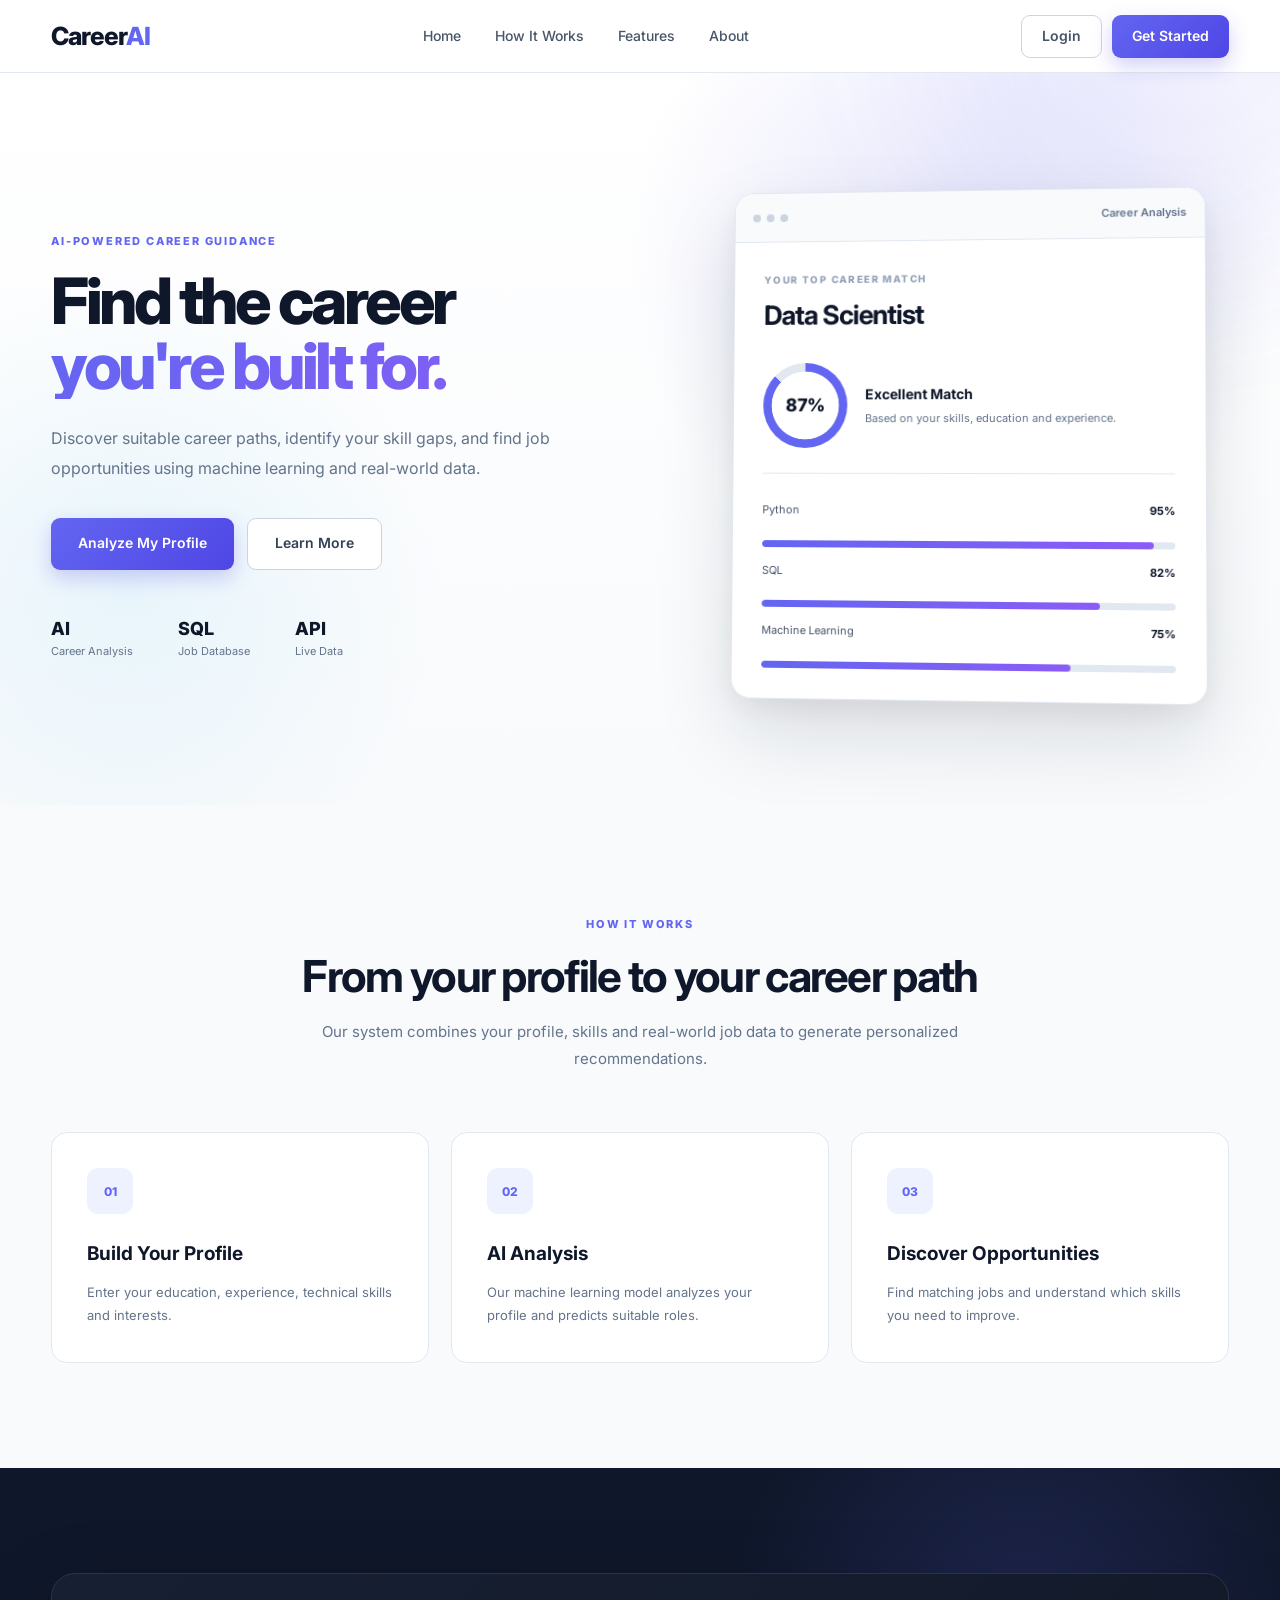
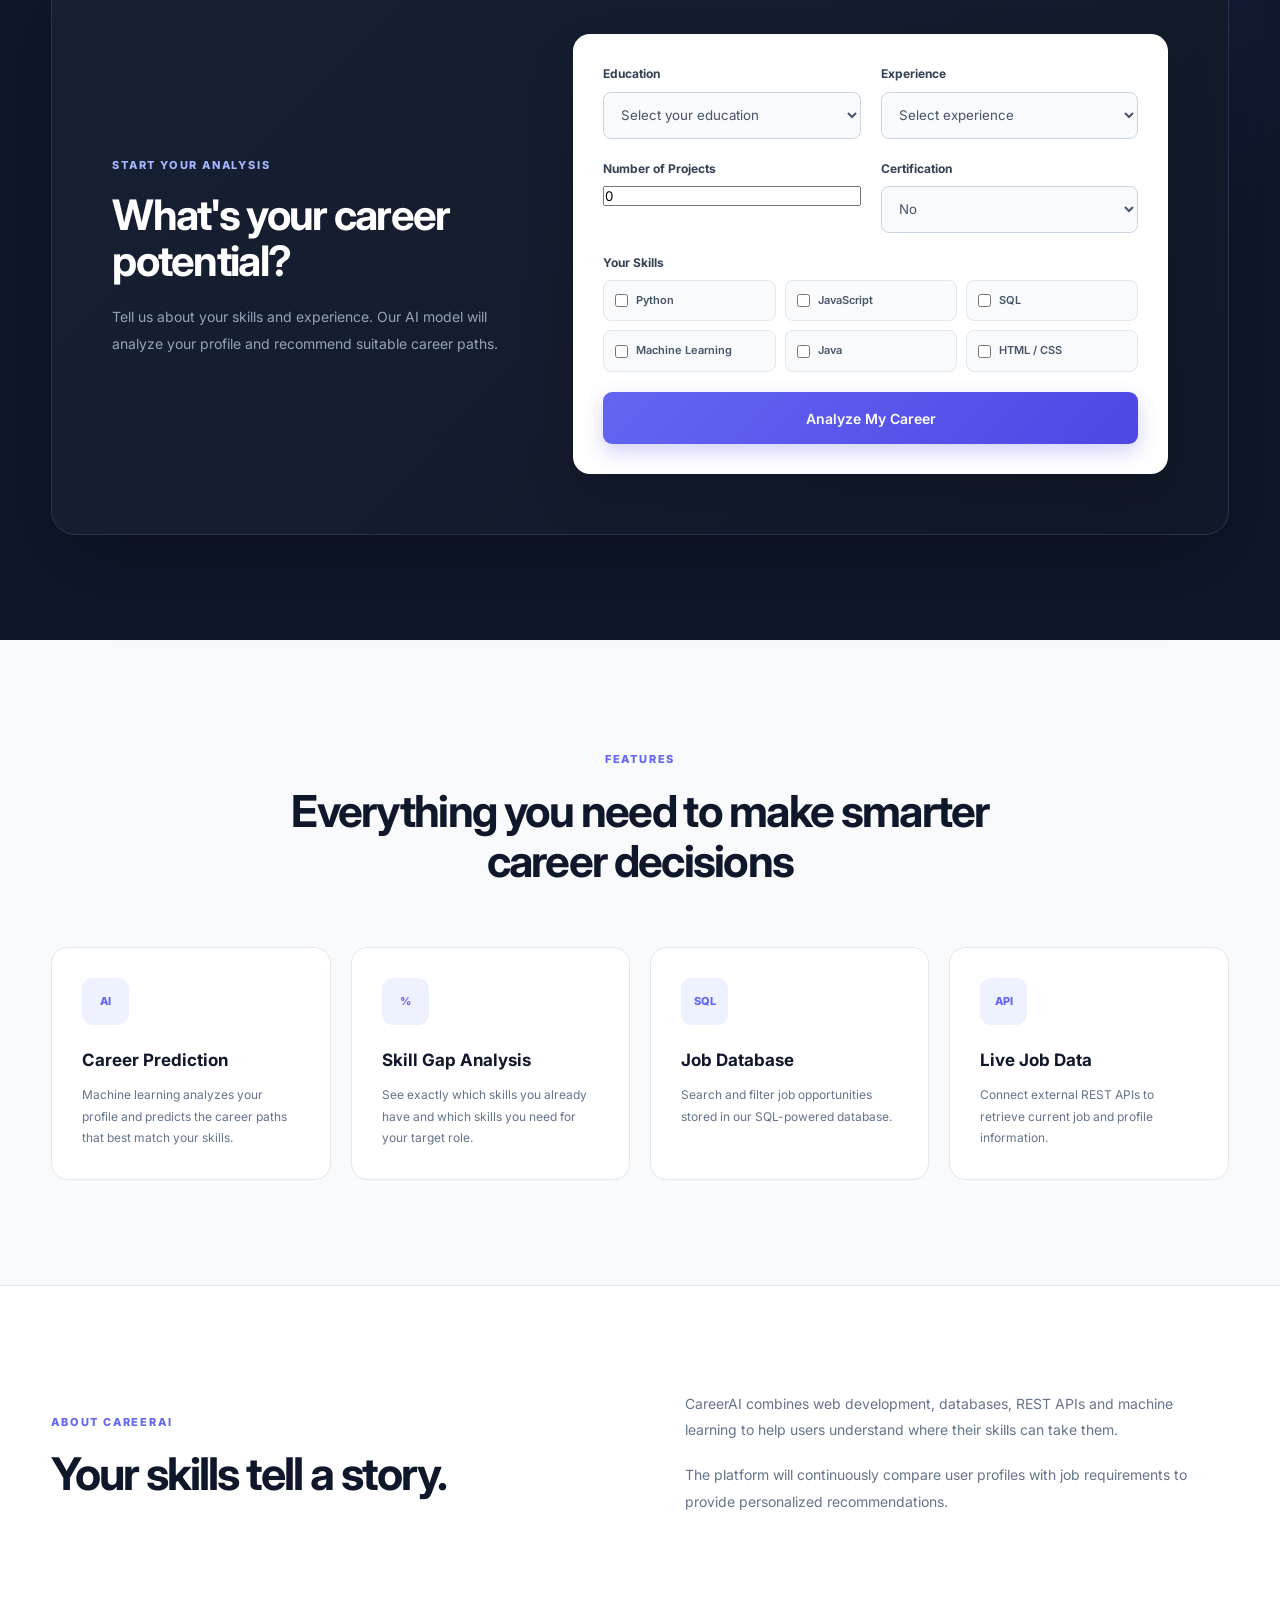
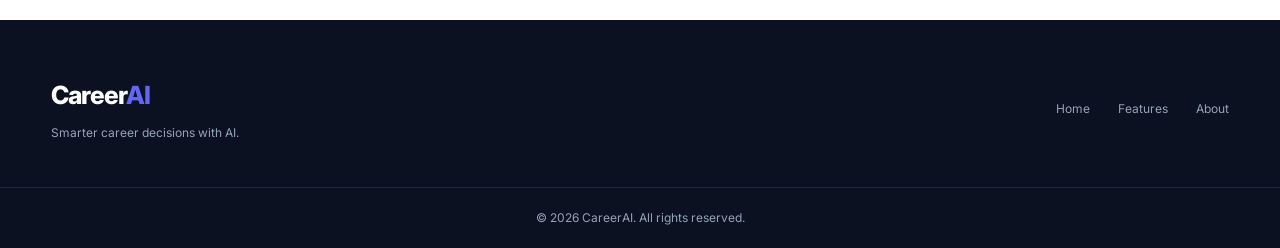
<file: index.html>
<!DOCTYPE html>
<html lang="en">
<head>
    <meta charset="UTF-8">

    <meta name="viewport" content="width=device-width, initial-scale=1.0">

    <meta
        name="description"
        content="AI-powered career and job recommendation platform"
    >

    <title>CareerAI - Smart Career Recommendation</title>

    <!-- Main CSS -->
    <link rel="stylesheet" href="style.css">

    <!-- Google Font -->
    <link rel="preconnect" href="https://fonts.googleapis.com">
    <link rel="preconnect" href="https://fonts.gstatic.com" crossorigin>

    <link
        href="https://fonts.googleapis.com/css2?family=Inter:wght@400;500;600;700;800&display=swap"
        rel="stylesheet"
    >
</head>

<body>

    <!-- =========================
         NAVIGATION BAR
    ========================== -->

    <header class="navbar">

        <div class="container nav-container">

            <a href="index.html" class="logo">
                Career<span>AI</span>
            </a>

            <nav class="nav-links">

                <a href="#home">Home</a>

                <a href="#how-it-works">How It Works</a>

                <a href="#features">Features</a>

                <a href="#about">About</a>

            </nav>

            <div class="nav-buttons">

                <a href="#" class="btn btn-outline">
                    Login
                </a>

                <a href="#" class="btn btn-primary">
                    Get Started
                </a>

            </div>

        </div>

    </header>


    <!-- =========================
         HERO SECTION
    ========================== -->

    <main>

        <section id="home" class="hero">

            <div class="container hero-container">

                <div class="hero-content">

                    <p class="hero-tag">
                        AI-POWERED CAREER GUIDANCE
                    </p>

                    <h1>
                        Find the career
                        <span>you're built for.</span>
                    </h1>

                    <p class="hero-description">
                        Discover suitable career paths, identify your skill gaps,
                        and find job opportunities using machine learning and
                        real-world data.
                    </p>

                    <div class="hero-buttons">

                        <a href="#assessment" class="btn btn-primary btn-large">
                            Analyze My Profile
                        </a>

                        <a href="#how-it-works" class="btn btn-secondary btn-large">
                            Learn More
                        </a>

                    </div>

                    <div class="hero-stats">

                        <div class="stat">

                            <strong>AI</strong>

                            <span>Career Analysis</span>

                        </div>

                        <div class="stat">

                            <strong>SQL</strong>

                            <span>Job Database</span>

                        </div>

                        <div class="stat">

                            <strong>API</strong>

                            <span>Live Data</span>

                        </div>

                    </div>

                </div>


                <!-- Hero Dashboard Preview -->

                <div class="hero-dashboard">

                    <div class="dashboard-window">

                        <div class="window-header">

                            <div class="window-dots">

                                <span></span>
                                <span></span>
                                <span></span>

                            </div>

                            <p>Career Analysis</p>

                        </div>


                        <div class="dashboard-content">

                            <p class="dashboard-label">
                                YOUR TOP CAREER MATCH
                            </p>

                            <h2>
                                Data Scientist
                            </h2>

                            <div class="match-score">

                                <div class="score-circle">
                                    <span>87%</span>
                                </div>

                                <div class="score-info">

                                    <strong>
                                        Excellent Match
                                    </strong>

                                    <p>
                                        Based on your skills,
                                        education and experience.
                                    </p>

                                </div>

                            </div>


                            <div class="skill-section">

                                <div class="skill-header">

                                    <span>Python</span>

                                    <span>95%</span>

                                </div>

                                <div class="progress-bar">
                                    <div
                                        class="progress"
                                        style="width: 95%;">
                                    </div>
                                </div>


                                <div class="skill-header">

                                    <span>SQL</span>

                                    <span>82%</span>

                                </div>

                                <div class="progress-bar">
                                    <div
                                        class="progress"
                                        style="width: 82%;">
                                    </div>
                                </div>


                                <div class="skill-header">

                                    <span>Machine Learning</span>

                                    <span>75%</span>

                                </div>

                                <div class="progress-bar">
                                    <div
                                        class="progress"
                                        style="width: 75%;">
                                    </div>
                                </div>

                            </div>

                        </div>

                    </div>

                </div>

            </div>

        </section>


        <!-- =========================
             HOW IT WORKS
        ========================== -->

        <section id="how-it-works" class="section">

            <div class="container">

                <div class="section-heading">

                    <p class="section-tag">
                        HOW IT WORKS
                    </p>

                    <h2>
                        From your profile to your career path
                    </h2>

                    <p>
                        Our system combines your profile, skills and
                        real-world job data to generate personalized
                        recommendations.
                    </p>

                </div>


                <div class="steps">

                    <div class="step-card">

                        <div class="step-number">
                            01
                        </div>

                        <h3>
                            Build Your Profile
                        </h3>

                        <p>
                            Enter your education, experience,
                            technical skills and interests.
                        </p>

                    </div>


                    <div class="step-card">

                        <div class="step-number">
                            02
                        </div>

                        <h3>
                            AI Analysis
                        </h3>

                        <p>
                            Our machine learning model analyzes
                            your profile and predicts suitable roles.
                        </p>

                    </div>


                    <div class="step-card">

                        <div class="step-number">
                            03
                        </div>

                        <h3>
                            Discover Opportunities
                        </h3>

                        <p>
                            Find matching jobs and understand
                            which skills you need to improve.
                        </p>

                    </div>

                </div>

            </div>

        </section>


        <!-- =========================
             ASSESSMENT SECTION
        ========================== -->

        <section id="assessment" class="assessment-section">

            <div class="container">

                <div class="assessment-card">

                    <div class="assessment-content">

                        <p class="section-tag">
                            START YOUR ANALYSIS
                        </p>

                        <h2>
                            What's your career potential?
                        </h2>

                        <p>
                            Tell us about your skills and experience.
                            Our AI model will analyze your profile and
                            recommend suitable career paths.
                        </p>

                    </div>


                    <form id="career-form" class="career-form">

                        <div class="form-group">

                            <label for="education">
                                Education
                            </label>

                            <select id="education" name="education">

                                <option value="">
                                    Select your education
                                </option>

                                <option value="btech">
                                    B.Tech / B.E.
                                </option>

                                <option value="bca">
                                    BCA
                                </option>

                                <option value="bsc">
                                    B.Sc.
                                </option>

                                <option value="mtech">
                                    M.Tech / M.E.
                                </option>

                                <option value="mca">
                                    MCA
                                </option>

                                <option value="other">
                                    Other
                                </option>

                            </select>

                        </div>


                        <div class="form-group">

                            <label for="experience">
                                Experience
                            </label>

                            <select id="experience" name="experience">

                                <option value="">
                                    Select experience
                                </option>

                                <option value="0">
                                    Fresher
                                </option>

                                <option value="1">
                                    1-2 years
                                </option>

                                <option value="3">
                                    3-5 years
                                </option>

                                <option value="5">
                                    5+ years
                                </option>

                            </select>

                        </div>


                        <!-- Projects Count -->

                        <div class="form-group">

                            <label for="projects">
                                Number of Projects
                            </label>

                            <input
                                type="number"
                                id="projects"
                                name="projects"
                                min="0"
                                max="50"
                                value="0"
                                placeholder="e.g. 3"
                            >

                        </div>


                        <!-- Certification -->

                        <div class="form-group">

                            <label for="certification">
                                Certification
                            </label>

                            <select
                                id="certification"
                                name="certification"
                            >

                                <option value="No">
                                    No
                                </option>

                                <option value="Yes">
                                    Yes
                                </option>

                            </select>

                        </div>


                        <div class="form-group full-width">

                            <label>
                                Your Skills
                            </label>

                            <div class="skills-grid">

                                <label class="skill-checkbox">

                                    <input
                                        type="checkbox"
                                        name="skills"
                                        value="python"
                                    >

                                    <span>Python</span>

                                </label>


                                <label class="skill-checkbox">

                                    <input
                                        type="checkbox"
                                        name="skills"
                                        value="javascript"
                                    >

                                    <span>JavaScript</span>

                                </label>


                                <label class="skill-checkbox">

                                    <input
                                        type="checkbox"
                                        name="skills"
                                        value="sql"
                                    >

                                    <span>SQL</span>

                                </label>


                                <label class="skill-checkbox">

                                    <input
                                        type="checkbox"
                                        name="skills"
                                        value="machine-learning"
                                    >

                                    <span>Machine Learning</span>

                                </label>


                                <label class="skill-checkbox">

                                    <input
                                        type="checkbox"
                                        name="skills"
                                        value="java"
                                    >

                                    <span>Java</span>

                                </label>


                                <label class="skill-checkbox">

                                    <input
                                        type="checkbox"
                                        name="skills"
                                        value="html-css"
                                    >

                                    <span>HTML / CSS</span>

                                </label>

                            </div>

                        </div>


                        <button
                            type="submit"
                            class="btn btn-primary btn-large form-button"
                        >
                            Analyze My Career
                        </button>

                    </form>

                </div>

            </div>

        </section>


        <!-- =========================
             FEATURES
        ========================== -->

        <section id="features" class="section">

            <div class="container">

                <div class="section-heading">

                    <p class="section-tag">
                        FEATURES
                    </p>

                    <h2>
                        Everything you need to make smarter career decisions
                    </h2>

                </div>


                <div class="features-grid">

                    <article class="feature-card">

                        <div class="feature-icon">
                            AI
                        </div>

                        <h3>
                            Career Prediction
                        </h3>

                        <p>
                            Machine learning analyzes your profile
                            and predicts the career paths that best
                            match your skills.
                        </p>

                    </article>


                    <article class="feature-card">

                        <div class="feature-icon">
                            %
                        </div>

                        <h3>
                            Skill Gap Analysis
                        </h3>

                        <p>
                            See exactly which skills you already have
                            and which skills you need for your target role.
                        </p>

                    </article>


                    <article class="feature-card">

                        <div class="feature-icon">
                            SQL
                        </div>

                        <h3>
                            Job Database
                        </h3>

                        <p>
                            Search and filter job opportunities stored
                            in our SQL-powered database.
                        </p>

                    </article>


                    <article class="feature-card">

                        <div class="feature-icon">
                            API
                        </div>

                        <h3>
                            Live Job Data
                        </h3>

                        <p>
                            Connect external REST APIs to retrieve
                            current job and profile information.
                        </p>

                    </article>

                </div>

            </div>

        </section>


        <!-- =========================
             ABOUT
        ========================== -->

        <section id="about" class="about-section">

            <div class="container about-container">

                <div>

                    <p class="section-tag">
                        ABOUT CAREERAI
                    </p>

                    <h2>
                        Your skills tell a story.
                    </h2>

                </div>

                <div>

                    <p>
                        CareerAI combines web development, databases,
                        REST APIs and machine learning to help users
                        understand where their skills can take them.
                    </p>

                    <p>
                        The platform will continuously compare user
                        profiles with job requirements to provide
                        personalized recommendations.
                    </p>

                </div>

            </div>

        </section>

    </main>


    <!-- =========================
         FOOTER
    ========================== -->

    <footer class="footer">

        <div class="container footer-container">

            <div>

                <a href="index.html" class="logo">
                    Career<span>AI</span>
                </a>

                <p>
                    Smarter career decisions with AI.
                </p>

            </div>


            <div class="footer-links">

                <a href="#home">
                    Home
                </a>

                <a href="#features">
                    Features
                </a>

                <a href="#about">
                    About
                </a>

            </div>

        </div>

        <div class="copyright">

            <p>
                © 2026 CareerAI. All rights reserved.
            </p>

        </div>

    </footer>


    <!-- JavaScript will be connected here later -->
    <script src="script.js" defer></script>

</body>
</html>
</file>
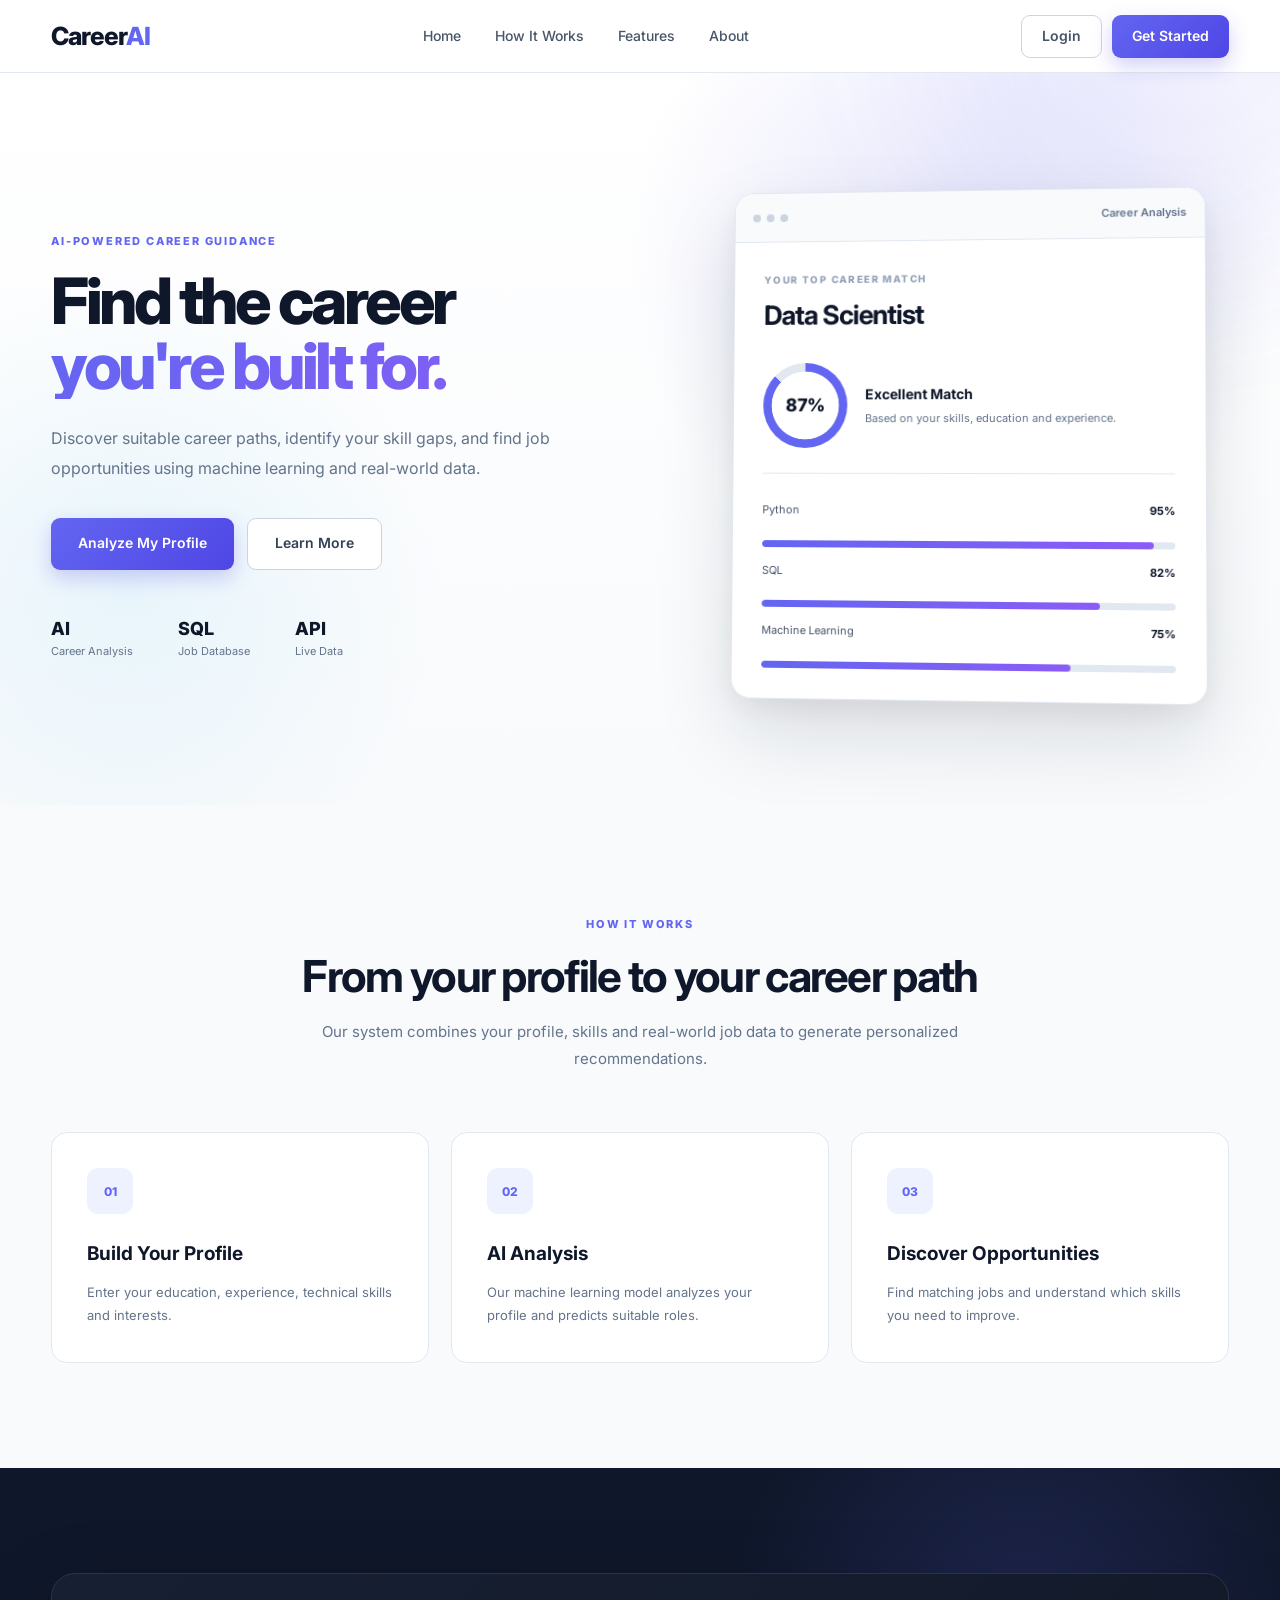
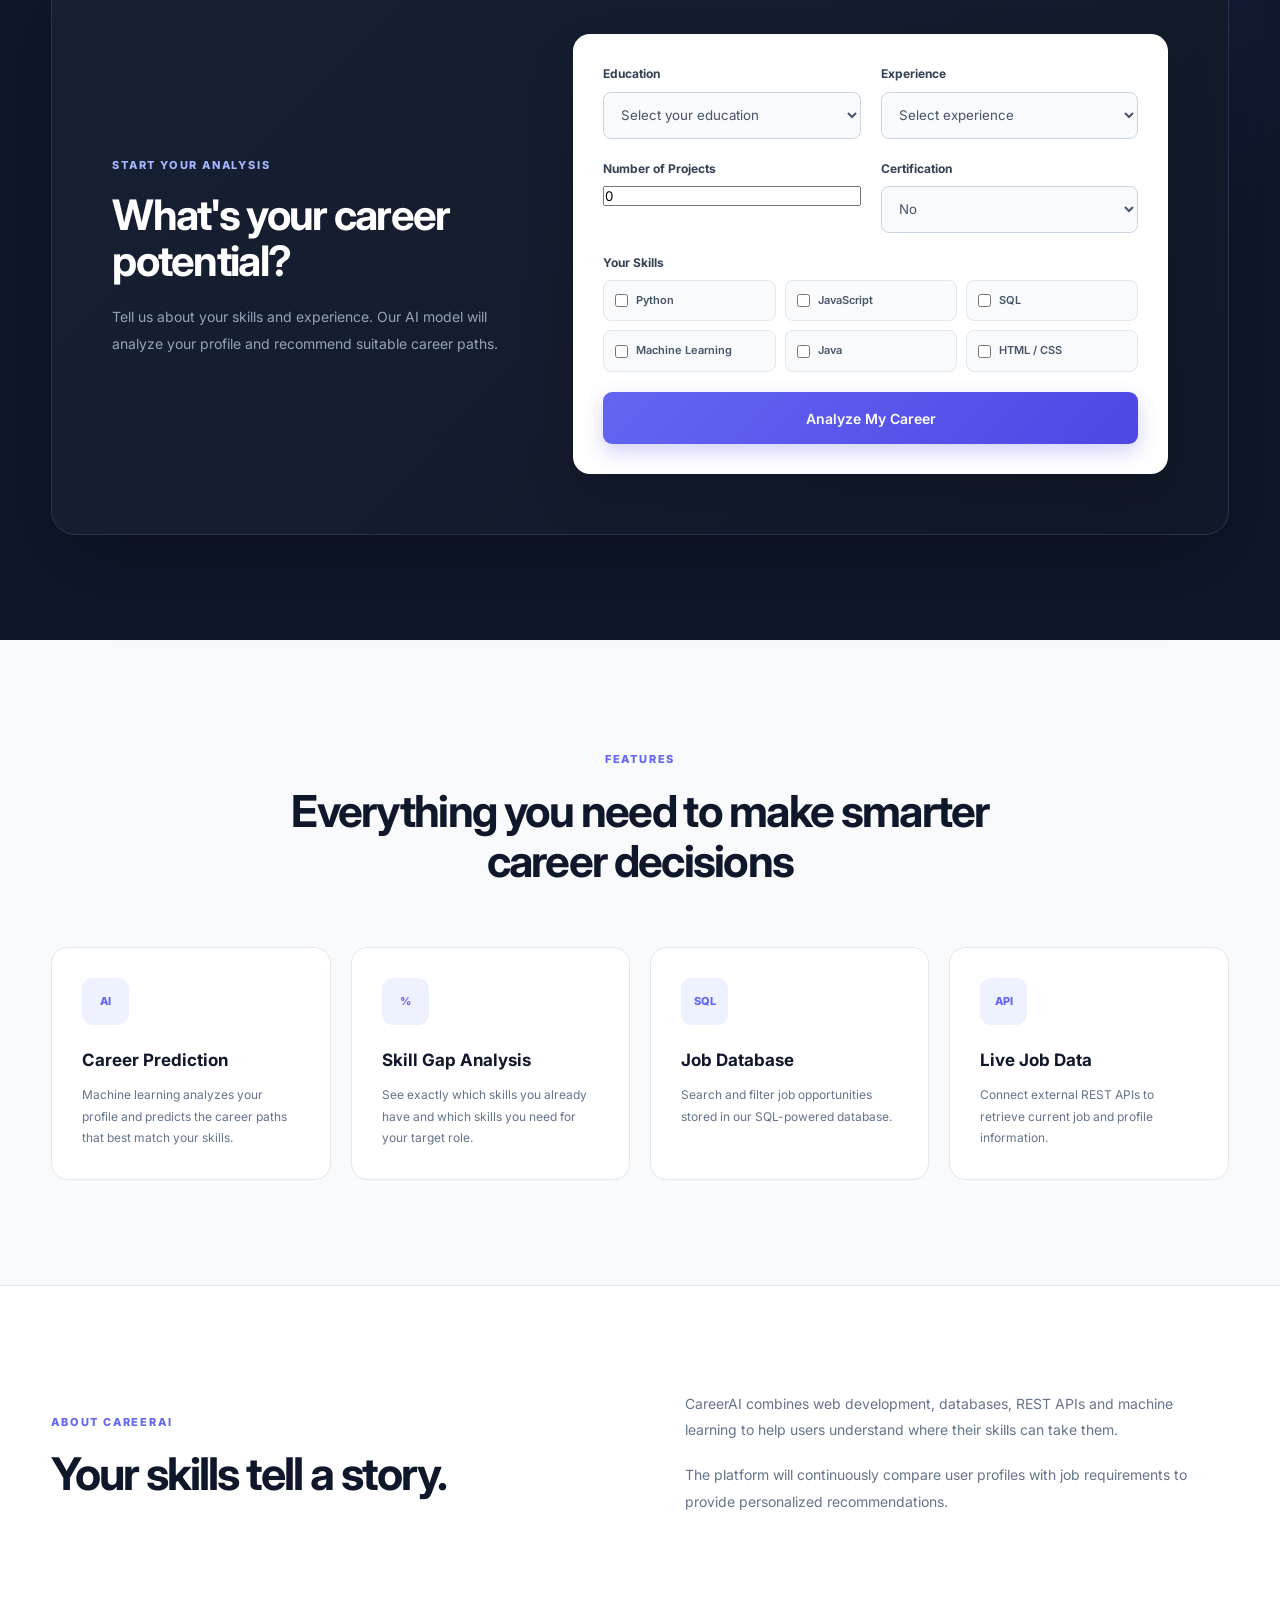
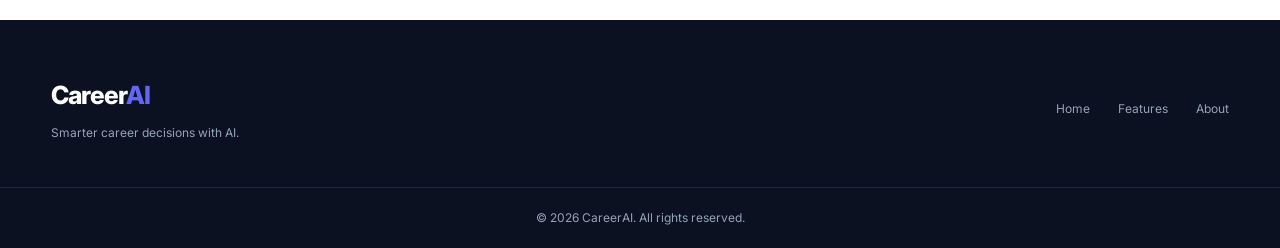
<file: updated_index.html.html>
<!DOCTYPE html>
<html lang="en">
<head>
    <meta charset="UTF-8">

    <meta name="viewport" content="width=device-width, initial-scale=1.0">

    <meta
        name="description"
        content="AI-powered career and job recommendation platform"
    >

    <title>CareerAI - Smart Career Recommendation</title>

    <!-- Main CSS -->
    <link rel="stylesheet" href="style.css">

    <!-- Google Font -->
    <link rel="preconnect" href="https://fonts.googleapis.com">
    <link rel="preconnect" href="https://fonts.gstatic.com" crossorigin>

    <link
        href="https://fonts.googleapis.com/css2?family=Inter:wght@400;500;600;700;800&display=swap"
        rel="stylesheet"
    >
</head>

<body>

    <!-- =========================
         NAVIGATION BAR
    ========================== -->

    <header class="navbar">

        <div class="container nav-container">

            <a href="index.html" class="logo">
                Career<span>AI</span>
            </a>

            <nav class="nav-links">

                <a href="#home">Home</a>

                <a href="#how-it-works">How It Works</a>

                <a href="#features">Features</a>

                <a href="#about">About</a>

            </nav>

            <div class="nav-buttons">

                <a href="#" class="btn btn-outline">
                    Login
                </a>

                <a href="#" class="btn btn-primary">
                    Get Started
                </a>

            </div>

        </div>

    </header>


    <!-- =========================
         HERO SECTION
    ========================== -->

    <main>

        <section id="home" class="hero">

            <div class="container hero-container">

                <div class="hero-content">

                    <p class="hero-tag">
                        AI-POWERED CAREER GUIDANCE
                    </p>

                    <h1>
                        Find the career
                        <span>you're built for.</span>
                    </h1>

                    <p class="hero-description">
                        Discover suitable career paths, identify your skill gaps,
                        and find job opportunities using machine learning and
                        real-world data.
                    </p>

                    <div class="hero-buttons">

                        <a href="#assessment" class="btn btn-primary btn-large">
                            Analyze My Profile
                        </a>

                        <a href="#how-it-works" class="btn btn-secondary btn-large">
                            Learn More
                        </a>

                    </div>

                    <div class="hero-stats">

                        <div class="stat">

                            <strong>AI</strong>

                            <span>Career Analysis</span>

                        </div>

                        <div class="stat">

                            <strong>SQL</strong>

                            <span>Job Database</span>

                        </div>

                        <div class="stat">

                            <strong>API</strong>

                            <span>Live Data</span>

                        </div>

                    </div>

                </div>


                <!-- Hero Dashboard Preview -->

                <div class="hero-dashboard">

                    <div class="dashboard-window">

                        <div class="window-header">

                            <div class="window-dots">

                                <span></span>
                                <span></span>
                                <span></span>

                            </div>

                            <p>Career Analysis</p>

                        </div>


                        <div class="dashboard-content">

                            <p class="dashboard-label">
                                YOUR TOP CAREER MATCH
                            </p>

                            <h2>
                                Data Scientist
                            </h2>

                            <div class="match-score">

                                <div class="score-circle">
                                    <span>87%</span>
                                </div>

                                <div class="score-info">

                                    <strong>
                                        Excellent Match
                                    </strong>

                                    <p>
                                        Based on your skills,
                                        education and experience.
                                    </p>

                                </div>

                            </div>


                            <div class="skill-section">

                                <div class="skill-header">

                                    <span>Python</span>

                                    <span>95%</span>

                                </div>

                                <div class="progress-bar">
                                    <div
                                        class="progress"
                                        style="width: 95%;">
                                    </div>
                                </div>


                                <div class="skill-header">

                                    <span>SQL</span>

                                    <span>82%</span>

                                </div>

                                <div class="progress-bar">
                                    <div
                                        class="progress"
                                        style="width: 82%;">
                                    </div>
                                </div>


                                <div class="skill-header">

                                    <span>Machine Learning</span>

                                    <span>75%</span>

                                </div>

                                <div class="progress-bar">
                                    <div
                                        class="progress"
                                        style="width: 75%;">
                                    </div>
                                </div>

                            </div>

                        </div>

                    </div>

                </div>

            </div>

        </section>


        <!-- =========================
             HOW IT WORKS
        ========================== -->

        <section id="how-it-works" class="section">

            <div class="container">

                <div class="section-heading">

                    <p class="section-tag">
                        HOW IT WORKS
                    </p>

                    <h2>
                        From your profile to your career path
                    </h2>

                    <p>
                        Our system combines your profile, skills and
                        real-world job data to generate personalized
                        recommendations.
                    </p>

                </div>


                <div class="steps">

                    <div class="step-card">

                        <div class="step-number">
                            01
                        </div>

                        <h3>
                            Build Your Profile
                        </h3>

                        <p>
                            Enter your education, experience,
                            technical skills and interests.
                        </p>

                    </div>


                    <div class="step-card">

                        <div class="step-number">
                            02
                        </div>

                        <h3>
                            AI Analysis
                        </h3>

                        <p>
                            Our machine learning model analyzes
                            your profile and predicts suitable roles.
                        </p>

                    </div>


                    <div class="step-card">

                        <div class="step-number">
                            03
                        </div>

                        <h3>
                            Discover Opportunities
                        </h3>

                        <p>
                            Find matching jobs and understand
                            which skills you need to improve.
                        </p>

                    </div>

                </div>

            </div>

        </section>


        <!-- =========================
             ASSESSMENT SECTION
        ========================== -->

        <section id="assessment" class="assessment-section">

            <div class="container">

                <div class="assessment-card">

                    <div class="assessment-content">

                        <p class="section-tag">
                            START YOUR ANALYSIS
                        </p>

                        <h2>
                            What's your career potential?
                        </h2>

                        <p>
                            Tell us about your skills and experience.
                            Our AI model will analyze your profile and
                            recommend suitable career paths.
                        </p>

                    </div>


                    <form id="career-form" class="career-form">

                        <div class="form-group">

                            <label for="education">
                                Education
                            </label>

                            <select id="education" name="education">

                                <option value="">
                                    Select your education
                                </option>

                                <option value="btech">
                                    B.Tech / B.E.
                                </option>

                                <option value="bca">
                                    BCA
                                </option>

                                <option value="bsc">
                                    B.Sc.
                                </option>

                                <option value="mtech">
                                    M.Tech / M.E.
                                </option>

                                <option value="mca">
                                    MCA
                                </option>

                                <option value="other">
                                    Other
                                </option>

                            </select>

                        </div>


                        <div class="form-group">

                            <label for="experience">
                                Experience
                            </label>

                            <select id="experience" name="experience">

                                <option value="">
                                    Select experience
                                </option>

                                <option value="0">
                                    Fresher
                                </option>

                                <option value="1">
                                    1-2 years
                                </option>

                                <option value="3">
                                    3-5 years
                                </option>

                                <option value="5">
                                    5+ years
                                </option>

                            </select>

                        </div>


                        <!-- Projects Count -->

                        <div class="form-group">

                            <label for="projects">
                                Number of Projects
                            </label>

                            <input
                                type="number"
                                id="projects"
                                name="projects"
                                min="0"
                                max="50"
                                value="0"
                                placeholder="e.g. 3"
                            >

                        </div>


                        <!-- Certification -->

                        <div class="form-group">

                            <label for="certification">
                                Certification
                            </label>

                            <select
                                id="certification"
                                name="certification"
                            >

                                <option value="No">
                                    No
                                </option>

                                <option value="Yes">
                                    Yes
                                </option>

                            </select>

                        </div>


                        <div class="form-group full-width">

                            <label>
                                Your Skills
                            </label>

                            <div class="skills-grid">

                                <label class="skill-checkbox">

                                    <input
                                        type="checkbox"
                                        name="skills"
                                        value="python"
                                    >

                                    <span>Python</span>

                                </label>


                                <label class="skill-checkbox">

                                    <input
                                        type="checkbox"
                                        name="skills"
                                        value="javascript"
                                    >

                                    <span>JavaScript</span>

                                </label>


                                <label class="skill-checkbox">

                                    <input
                                        type="checkbox"
                                        name="skills"
                                        value="sql"
                                    >

                                    <span>SQL</span>

                                </label>


                                <label class="skill-checkbox">

                                    <input
                                        type="checkbox"
                                        name="skills"
                                        value="machine-learning"
                                    >

                                    <span>Machine Learning</span>

                                </label>


                                <label class="skill-checkbox">

                                    <input
                                        type="checkbox"
                                        name="skills"
                                        value="java"
                                    >

                                    <span>Java</span>

                                </label>


                                <label class="skill-checkbox">

                                    <input
                                        type="checkbox"
                                        name="skills"
                                        value="html-css"
                                    >

                                    <span>HTML / CSS</span>

                                </label>

                            </div>

                        </div>


                        <button
                            type="submit"
                            class="btn btn-primary btn-large form-button"
                        >
                            Analyze My Career
                        </button>

                    </form>

                </div>

            </div>

        </section>


        <!-- =========================
             FEATURES
        ========================== -->

        <section id="features" class="section">

            <div class="container">

                <div class="section-heading">

                    <p class="section-tag">
                        FEATURES
                    </p>

                    <h2>
                        Everything you need to make smarter career decisions
                    </h2>

                </div>


                <div class="features-grid">

                    <article class="feature-card">

                        <div class="feature-icon">
                            AI
                        </div>

                        <h3>
                            Career Prediction
                        </h3>

                        <p>
                            Machine learning analyzes your profile
                            and predicts the career paths that best
                            match your skills.
                        </p>

                    </article>


                    <article class="feature-card">

                        <div class="feature-icon">
                            %
                        </div>

                        <h3>
                            Skill Gap Analysis
                        </h3>

                        <p>
                            See exactly which skills you already have
                            and which skills you need for your target role.
                        </p>

                    </article>


                    <article class="feature-card">

                        <div class="feature-icon">
                            SQL
                        </div>

                        <h3>
                            Job Database
                        </h3>

                        <p>
                            Search and filter job opportunities stored
                            in our SQL-powered database.
                        </p>

                    </article>


                    <article class="feature-card">

                        <div class="feature-icon">
                            API
                        </div>

                        <h3>
                            Live Job Data
                        </h3>

                        <p>
                            Connect external REST APIs to retrieve
                            current job and profile information.
                        </p>

                    </article>

                </div>

            </div>

        </section>


        <!-- =========================
             ABOUT
        ========================== -->

        <section id="about" class="about-section">

            <div class="container about-container">

                <div>

                    <p class="section-tag">
                        ABOUT CAREERAI
                    </p>

                    <h2>
                        Your skills tell a story.
                    </h2>

                </div>

                <div>

                    <p>
                        CareerAI combines web development, databases,
                        REST APIs and machine learning to help users
                        understand where their skills can take them.
                    </p>

                    <p>
                        The platform will continuously compare user
                        profiles with job requirements to provide
                        personalized recommendations.
                    </p>

                </div>

            </div>

        </section>

    </main>


    <!-- =========================
         FOOTER
    ========================== -->

    <footer class="footer">

        <div class="container footer-container">

            <div>

                <a href="index.html" class="logo">
                    Career<span>AI</span>
                </a>

                <p>
                    Smarter career decisions with AI.
                </p>

            </div>


            <div class="footer-links">

                <a href="#home">
                    Home
                </a>

                <a href="#features">
                    Features
                </a>

                <a href="#about">
                    About
                </a>

            </div>

        </div>

        <div class="copyright">

            <p>
                © 2026 CareerAI. All rights reserved.
            </p>

        </div>

    </footer>


    <!-- JavaScript will be connected here later -->
    <script src="script.js" defer></script>

</body>
</html>
</file>
<file: style.css>
/* =========================================================
   CAREER AI — MODERN SAAS DESIGN
   ========================================================= */

/* ---------- RESET ---------- */

* {
    margin: 0;
    padding: 0;
    box-sizing: border-box;
}

html {
    scroll-behavior: smooth;
}

body {
    font-family: "Inter", sans-serif;
    background: #f8fafc;
    color: #0f172a;
    line-height: 1.6;
}

a {
    text-decoration: none;
    color: inherit;
}

button,
input,
select {
    font-family: inherit;
}

button {
    cursor: pointer;
}

.container {
    width: min(1180px, 92%);
    margin: auto;
}


/* =========================================================
   NAVBAR
   ========================================================= */

.navbar {
    position: sticky;
    top: 0;
    z-index: 1000;

    background: rgba(255, 255, 255, 0.88);
    backdrop-filter: blur(18px);

    border-bottom: 1px solid #e2e8f0;
}

.nav-container {
    height: 72px;

    display: flex;
    align-items: center;
    justify-content: space-between;
}

.logo {
    font-size: 25px;
    font-weight: 800;
    letter-spacing: -1px;
}

.logo span {
    color: #6366f1;
}

.nav-links {
    display: flex;
    align-items: center;
    gap: 34px;
}

.nav-links a {
    position: relative;

    color: #475569;

    font-size: 14px;
    font-weight: 500;

    transition: 0.25s ease;
}

.nav-links a:hover {
    color: #6366f1;
}

.nav-links a::after {
    content: "";

    position: absolute;

    left: 0;
    bottom: -7px;

    width: 0;
    height: 2px;

    background: #6366f1;

    transition: width 0.25s ease;
}

.nav-links a:hover::after {
    width: 100%;
}

.nav-buttons {
    display: flex;
    gap: 10px;
}


/* =========================================================
   BUTTONS
   ========================================================= */

.btn {
    display: inline-flex;
    align-items: center;
    justify-content: center;

    min-height: 43px;

    padding: 0 20px;

    border-radius: 9px;

    font-size: 14px;
    font-weight: 600;

    transition: all 0.25s ease;
}

.btn:hover {
    transform: translateY(-2px);
}

.btn-primary {
    color: white;

    background: linear-gradient(
        135deg,
        #6366f1,
        #4f46e5
    );

    box-shadow:
        0 8px 20px rgba(79, 70, 229, 0.25);
}

.btn-primary:hover {
    box-shadow:
        0 12px 28px rgba(79, 70, 229, 0.35);
}

.btn-outline {
    color: #475569;

    background: white;

    border: 1px solid #cbd5e1;
}

.btn-outline:hover {
    border-color: #6366f1;
    color: #4f46e5;
}

.btn-secondary {
    color: #334155;

    background: white;

    border: 1px solid #cbd5e1;
}

.btn-secondary:hover {
    border-color: #94a3b8;
    background: #f8fafc;
}

.btn-large {
    min-height: 52px;
    padding: 0 27px;

    font-size: 14px;
}


/* =========================================================
   HERO
   ========================================================= */

.hero {
    position: relative;

    overflow: hidden;

    padding: 115px 0 105px;

    background:
        radial-gradient(
            circle at 75% 25%,
            rgba(99, 102, 241, 0.16),
            transparent 30%
        ),
        radial-gradient(
            circle at 10% 70%,
            rgba(14, 165, 233, 0.08),
            transparent 25%
        ),
        linear-gradient(
            180deg,
            #ffffff 0%,
            #f8fafc 100%
        );
}

.hero::before {
    content: "";

    position: absolute;

    width: 500px;
    height: 500px;

    top: -300px;
    right: -150px;

    border-radius: 50%;

    background: rgba(99, 102, 241, 0.08);

    filter: blur(70px);
}

.hero-container {
    position: relative;

    display: grid;

    grid-template-columns: 1.05fr 0.95fr;

    align-items: center;

    gap: 75px;
}

.hero-content {
    max-width: 650px;
}

.hero-tag,
.section-tag {
    display: inline-block;

    margin-bottom: 17px;

    color: #6366f1;

    font-size: 11px;
    font-weight: 800;

    letter-spacing: 1.8px;
}

.hero h1 {
    margin-bottom: 25px;

    font-size: clamp(45px, 5vw, 70px);

    line-height: 1.03;

    letter-spacing: -3.5px;

    font-weight: 800;
}

.hero h1 span {
    display: block;

    background: linear-gradient(
        135deg,
        #6366f1,
        #8b5cf6
    );

    -webkit-background-clip: text;
    -webkit-text-fill-color: transparent;
}

.hero-description {
    max-width: 570px;

    margin-bottom: 34px;

    color: #64748b;

    font-size: 16px;

    line-height: 1.85;
}

.hero-buttons {
    display: flex;
    gap: 13px;

    margin-bottom: 45px;
}

.hero-stats {
    display: flex;
    gap: 45px;
}

.stat {
    display: flex;
    flex-direction: column;
}

.stat strong {
    font-size: 18px;
    font-weight: 800;
}

.stat span {
    color: #64748b;

    font-size: 11px;
}


/* =========================================================
   HERO DASHBOARD
   ========================================================= */

.hero-dashboard {
    display: flex;
    justify-content: center;

    perspective: 1200px;
}

.dashboard-window {
    width: 100%;
    max-width: 475px;

    overflow: hidden;

    background: white;

    border: 1px solid #e2e8f0;

    border-radius: 20px;

    box-shadow:
        0 35px 80px rgba(15, 23, 42, 0.13),
        0 10px 30px rgba(15, 23, 42, 0.06);

    transform: rotateY(-4deg) rotateX(2deg);

    transition: transform 0.4s ease;
}

.dashboard-window:hover {
    transform: rotateY(0deg) rotateX(0deg) translateY(-5px);
}

.window-header {
    height: 50px;

    display: flex;
    align-items: center;
    justify-content: space-between;

    padding: 0 18px;

    background: #f8fafc;

    border-bottom: 1px solid #e2e8f0;
}

.window-header p {
    color: #64748b;

    font-size: 11px;
    font-weight: 600;
}

.window-dots {
    display: flex;
    gap: 6px;
}

.window-dots span {
    width: 8px;
    height: 8px;

    border-radius: 50%;

    background: #cbd5e1;
}

.dashboard-content {
    padding: 30px;
}

.dashboard-label {
    margin-bottom: 7px;

    color: #94a3b8;

    font-size: 10px;
    font-weight: 800;

    letter-spacing: 1.4px;
}

.dashboard-content h2 {
    margin-bottom: 27px;

    font-size: 27px;

    letter-spacing: -1px;
}


/* Score */

.match-score {
    display: flex;
    align-items: center;

    gap: 18px;

    margin-bottom: 28px;
    padding-bottom: 25px;

    border-bottom: 1px solid #e2e8f0;
}

.score-circle {
    width: 86px;
    height: 86px;

    flex-shrink: 0;

    display: flex;
    align-items: center;
    justify-content: center;

    border-radius: 50%;

    background:
        radial-gradient(
            circle,
            white 56%,
            transparent 57%
        ),
        conic-gradient(
            #6366f1 87%,
            #e2e8f0 0
        );
}

.score-circle span {
    font-size: 18px;
    font-weight: 800;
}

.score-info strong {
    display: block;

    margin-bottom: 4px;

    font-size: 14px;
}

.score-info p {
    color: #64748b;

    font-size: 11px;

    line-height: 1.6;
}


/* Skills */

.skill-section {
    display: flex;
    flex-direction: column;

    gap: 15px;
}

.skill-header {
    display: flex;
    justify-content: space-between;

    margin-bottom: 6px;

    color: #475569;

    font-size: 11px;
}

.skill-header span:last-child {
    color: #0f172a;
    font-weight: 700;
}

.progress-bar {
    height: 7px;

    overflow: hidden;

    border-radius: 20px;

    background: #e2e8f0;
}

.progress {
    height: 100%;

    border-radius: inherit;

    background: linear-gradient(
        90deg,
        #6366f1,
        #8b5cf6
    );
}


/* =========================================================
   GENERAL SECTIONS
   ========================================================= */

.section {
    padding: 105px 0;
}

.section-heading {
    max-width: 720px;

    margin: 0 auto 60px;

    text-align: center;
}

.section-heading h2 {
    margin-bottom: 17px;

    font-size: clamp(30px, 4vw, 44px);

    line-height: 1.15;

    letter-spacing: -1.7px;
}

.section-heading > p:last-child {
    color: #64748b;

    font-size: 15px;

    line-height: 1.8;
}


/* =========================================================
   HOW IT WORKS
   ========================================================= */

.steps {
    display: grid;

    grid-template-columns: repeat(3, 1fr);

    gap: 22px;
}

.step-card {
    position: relative;

    padding: 35px;

    background: white;

    border: 1px solid #e2e8f0;

    border-radius: 16px;

    transition: all 0.3s ease;
}

.step-card:hover {
    transform: translateY(-7px);

    border-color: #c7d2fe;

    box-shadow:
        0 25px 50px rgba(15, 23, 42, 0.08);
}

.step-number {
    width: 46px;
    height: 46px;

    display: flex;
    align-items: center;
    justify-content: center;

    margin-bottom: 25px;

    border-radius: 11px;

    color: #6366f1;

    background: #eef2ff;

    font-size: 12px;
    font-weight: 800;
}

.step-card h3 {
    margin-bottom: 11px;

    font-size: 19px;
}

.step-card p {
    color: #64748b;

    font-size: 13px;

    line-height: 1.8;
}


/* =========================================================
   ASSESSMENT
   ========================================================= */

.assessment-section {
    padding: 105px 0;

    background:
        radial-gradient(
            circle at 80% 20%,
            rgba(99, 102, 241, 0.18),
            transparent 25%
        ),
        #0f172a;
}

.assessment-card {
    display: grid;

    grid-template-columns: 0.8fr 1.2fr;

    align-items: center;

    gap: 65px;

    padding: 60px;

    background:
        linear-gradient(
            135deg,
            #172033,
            #111827
        );

    border: 1px solid #273449;

    border-radius: 24px;

    box-shadow:
        0 30px 80px rgba(0, 0, 0, 0.25);
}

.assessment-content .section-tag {
    color: #a5b4fc;
}

.assessment-content h2 {
    margin-bottom: 20px;

    color: white;

    font-size: 42px;

    line-height: 1.1;

    letter-spacing: -1.7px;
}

.assessment-content > p:last-child {
    color: #94a3b8;

    font-size: 14px;

    line-height: 1.9;
}


/* =========================================================
   FORM
   ========================================================= */

.career-form {
    display: grid;

    grid-template-columns: 1fr 1fr;

    gap: 20px;

    padding: 30px;

    background: white;

    border-radius: 17px;

    box-shadow:
        0 20px 50px rgba(0, 0, 0, 0.15);
}

.form-group {
    display: flex;
    flex-direction: column;

    gap: 8px;
}

.form-group.full-width {
    grid-column: 1 / -1;
}

.form-group label {
    color: #334155;

    font-size: 12px;
    font-weight: 700;
}

.form-group select {
    width: 100%;
    height: 47px;

    padding: 0 13px;

    color: #475569;

    background: #f8fafc;

    border: 1px solid #cbd5e1;

    border-radius: 8px;

    outline: none;

    transition: all 0.2s ease;
}

.form-group select:focus {
    background: white;

    border-color: #6366f1;

    box-shadow:
        0 0 0 3px rgba(99, 102, 241, 0.12);
}


/* =========================================================
   SKILLS
   ========================================================= */

.skills-grid {
    display: grid;

    grid-template-columns: repeat(3, 1fr);

    gap: 9px;
}

.skill-checkbox {
    display: flex !important;
    flex-direction: row !important;

    align-items: center;

    gap: 8px;

    padding: 11px;

    background: #f8fafc;

    border: 1px solid #e2e8f0;

    border-radius: 8px;

    cursor: pointer;

    transition: all 0.2s ease;
}

.skill-checkbox:hover {
    background: #eef2ff;

    border-color: #a5b4fc;
}

.skill-checkbox input {
    accent-color: #6366f1;
}

.skill-checkbox span {
    color: #475569;

    font-size: 11px;
    font-weight: 600;
}

.form-button {
    grid-column: 1 / -1;

    width: 100%;

    border: none;
}


/* =========================================================
   FEATURES
   ========================================================= */

.features-grid {
    display: grid;

    grid-template-columns: repeat(4, 1fr);

    gap: 20px;
}

.feature-card {
    padding: 30px;

    background: white;

    border: 1px solid #e2e8f0;

    border-radius: 16px;

    transition: all 0.3s ease;
}

.feature-card:hover {
    transform: translateY(-6px);

    border-color: #c7d2fe;

    box-shadow:
        0 25px 50px rgba(15, 23, 42, 0.08);
}

.feature-icon {
    width: 47px;
    height: 47px;

    display: flex;
    align-items: center;
    justify-content: center;

    margin-bottom: 22px;

    color: #6366f1;

    background: #eef2ff;

    border-radius: 11px;

    font-size: 11px;
    font-weight: 800;
}

.feature-card h3 {
    margin-bottom: 10px;

    font-size: 17px;
}

.feature-card p {
    color: #64748b;

    font-size: 12px;

    line-height: 1.8;
}


/* =========================================================
   ABOUT
   ========================================================= */

.about-section {
    padding: 105px 0;

    background: white;

    border-top: 1px solid #e2e8f0;
}

.about-container {
    display: grid;

    grid-template-columns: 1fr 1fr;

    align-items: center;

    gap: 90px;
}

.about-container h2 {
    font-size: 45px;

    line-height: 1.1;

    letter-spacing: -2px;
}

.about-container > div:last-child {
    color: #64748b;

    font-size: 14px;

    line-height: 1.9;
}

.about-container > div:last-child p + p {
    margin-top: 18px;
}


/* =========================================================
   FOOTER
   ========================================================= */

.footer {
    padding-top: 55px;

    color: white;

    background: #0b1120;
}

.footer-container {
    display: flex;

    align-items: center;
    justify-content: space-between;

    padding-bottom: 45px;
}

.footer .logo {
    display: inline-block;

    margin-bottom: 8px;
}

.footer p {
    color: #94a3b8;

    font-size: 12px;
}

.footer-links {
    display: flex;

    gap: 28px;
}

.footer-links a {
    color: #94a3b8;

    font-size: 12px;

    transition: color 0.2s ease;
}

.footer-links a:hover {
    color: white;
}

.copyright {
    padding: 20px;

    text-align: center;

    border-top: 1px solid #1e293b;
}


/* =========================================================
   TABLET
   ========================================================= */

@media (max-width: 1000px) {

    .hero-container {
        grid-template-columns: 1fr;

        gap: 60px;
    }

    .hero-content {
        max-width: 700px;

        margin: auto;

        text-align: center;
    }

    .hero-description {
        margin-left: auto;
        margin-right: auto;
    }

    .hero-buttons,
    .hero-stats {
        justify-content: center;
    }

    .hero-dashboard {
        max-width: 600px;

        margin: auto;
    }

    .steps {
        grid-template-columns: 1fr;
    }

    .features-grid {
        grid-template-columns: repeat(2, 1fr);
    }

    .assessment-card {
        grid-template-columns: 1fr;

        gap: 40px;
    }

    .about-container {
        grid-template-columns: 1fr;

        gap: 35px;
    }
}


/* =========================================================
   MOBILE NAVBAR
   ========================================================= */

@media (max-width: 800px) {

    .nav-links {
        display: none;
    }

    .nav-buttons .btn-outline {
        display: none;
    }
}


/* =========================================================
   MOBILE
   ========================================================= */

@media (max-width: 600px) {

    .container {
        width: 90%;
    }

    .hero {
        padding: 80px 0 70px;
    }

    .hero h1 {
        font-size: 43px;

        letter-spacing: -2.5px;
    }

    .hero-description {
        font-size: 14px;
    }

    .hero-buttons {
        flex-direction: column;
    }

    .hero-buttons .btn {
        width: 100%;
    }

    .hero-stats {
        gap: 25px;
    }

    .dashboard-content {
        padding: 25px;
    }

    .section {
        padding: 75px 0;
    }

    .section-heading {
        margin-bottom: 40px;
    }

    .assessment-section {
        padding: 70px 0;
    }

    .assessment-card {
        padding: 28px 18px;
    }

    .assessment-content h2 {
        font-size: 32px;
    }

    .career-form {
        grid-template-columns: 1fr;

        padding: 20px;
    }

    .form-group.full-width {
        grid-column: auto;
    }

    .skills-grid {
        grid-template-columns: 1fr 1fr;
    }

    .form-button {
        grid-column: auto;
    }

    .features-grid {
        grid-template-columns: 1fr;
    }

    .about-section {
        padding: 75px 0;
    }

    .about-container h2 {
        font-size: 36px;
    }

    .footer-container {
        flex-direction: column;

        align-items: flex-start;

        gap: 25px;
    }

    .footer-links {
        flex-wrap: wrap;
    }
}


/* =========================================================
   SMALL MOBILE
   ========================================================= */

@media (max-width: 400px) {

    .hero h1 {
        font-size: 37px;
    }

    .hero-stats {
        flex-direction: column;

        gap: 14px;
    }

    .skills-grid {
        grid-template-columns: 1fr;
    }
}
</file>
